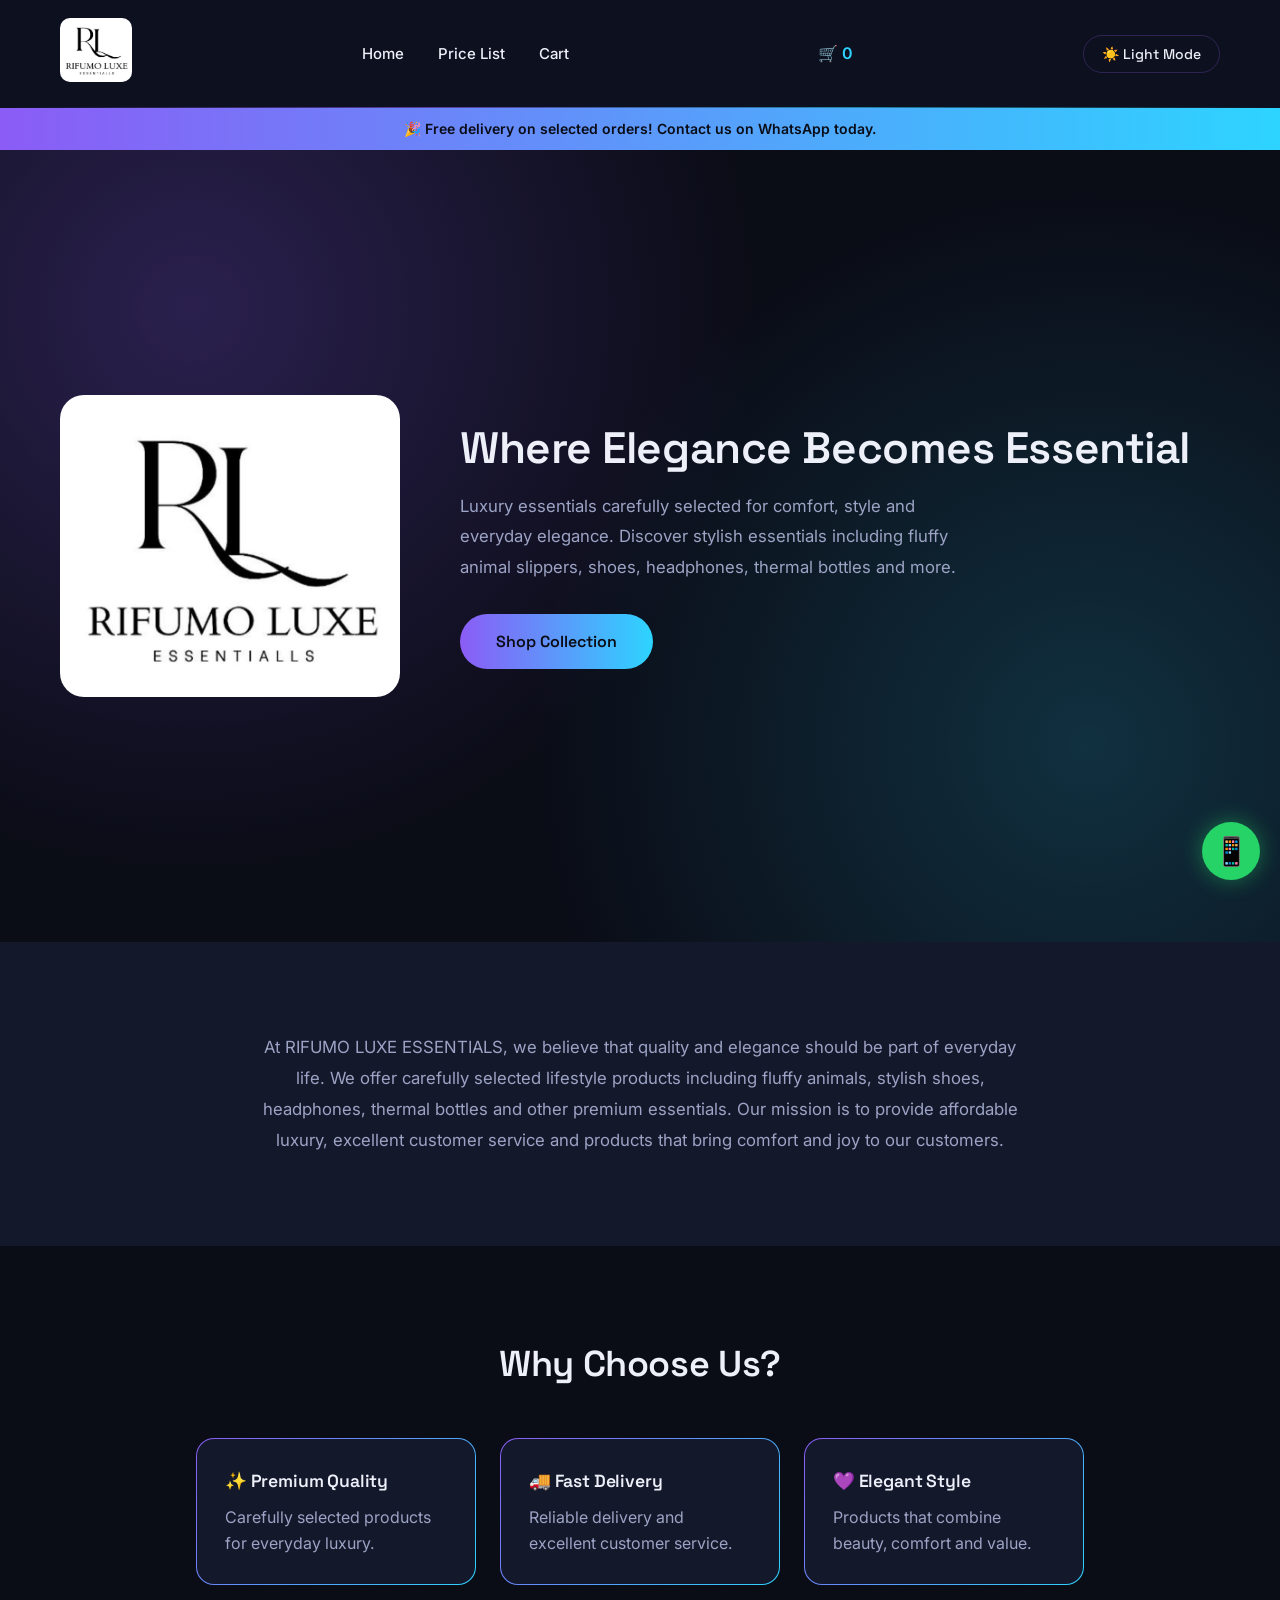
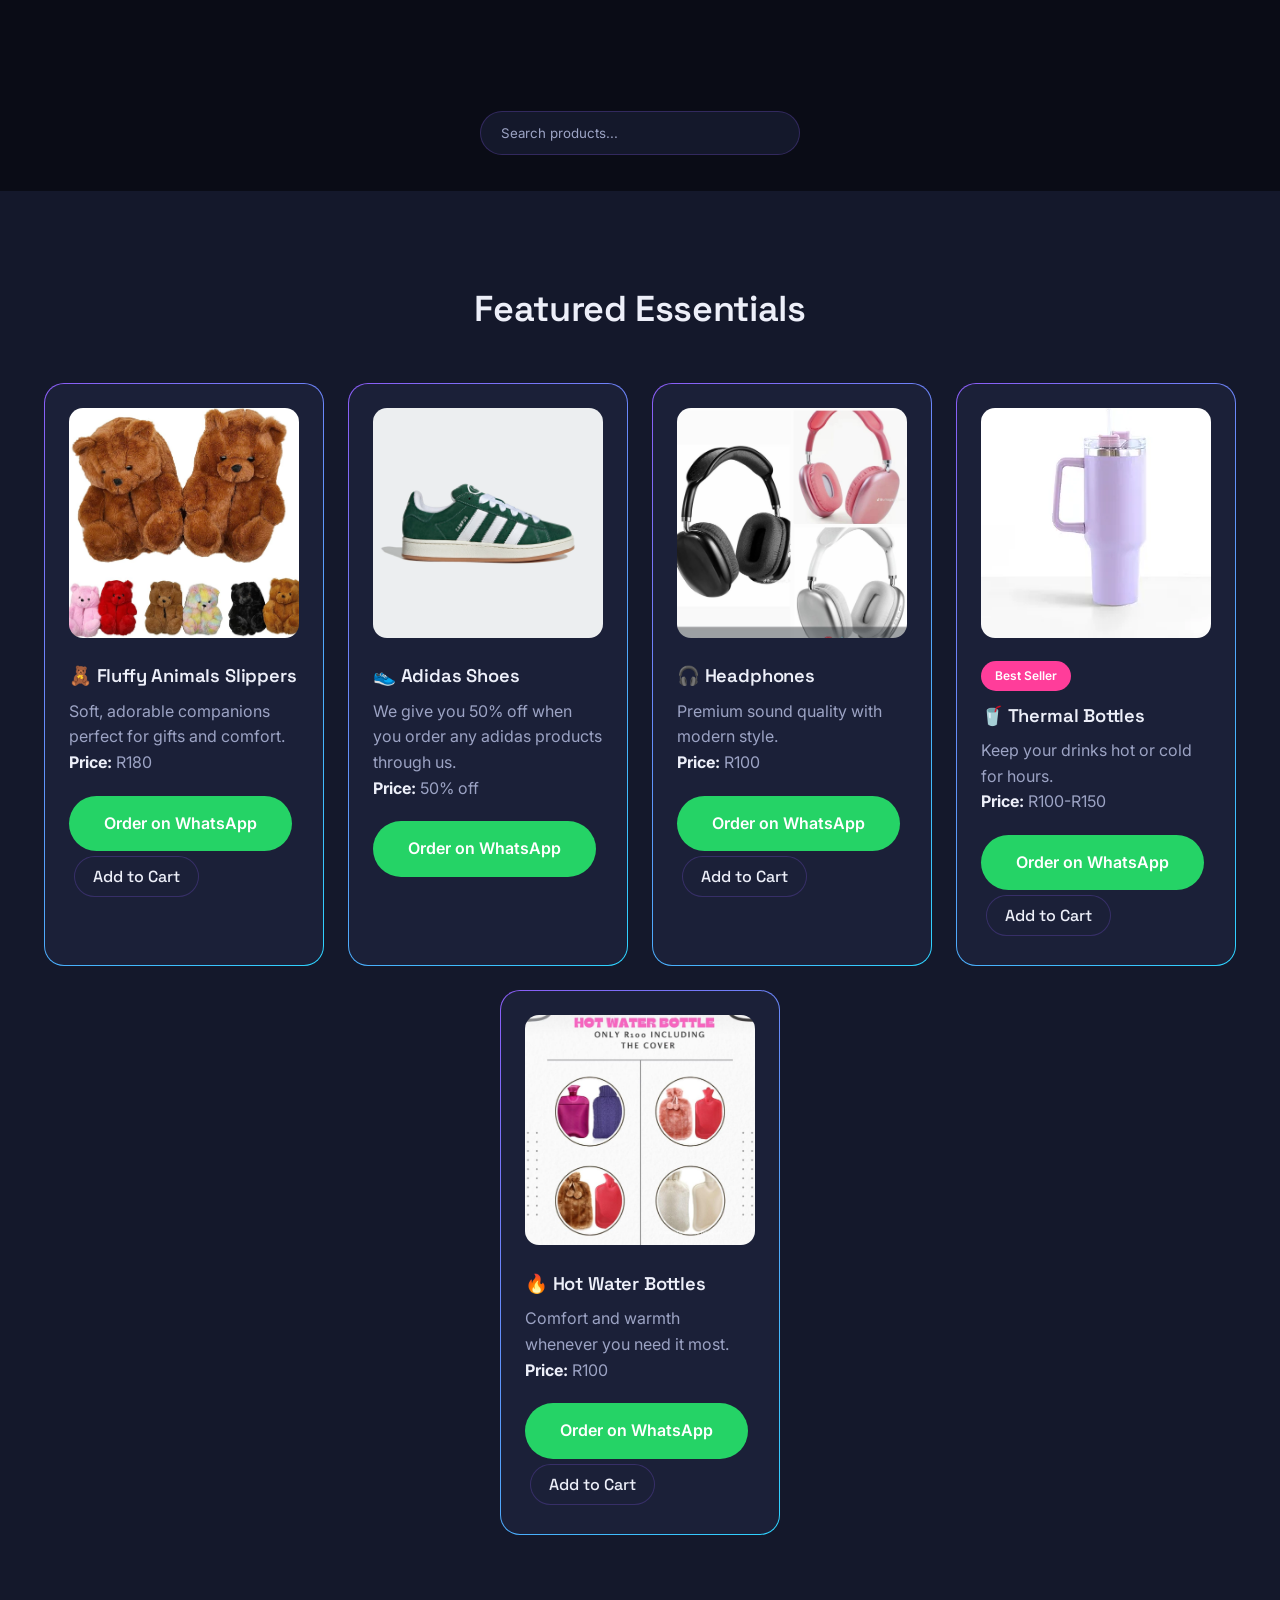
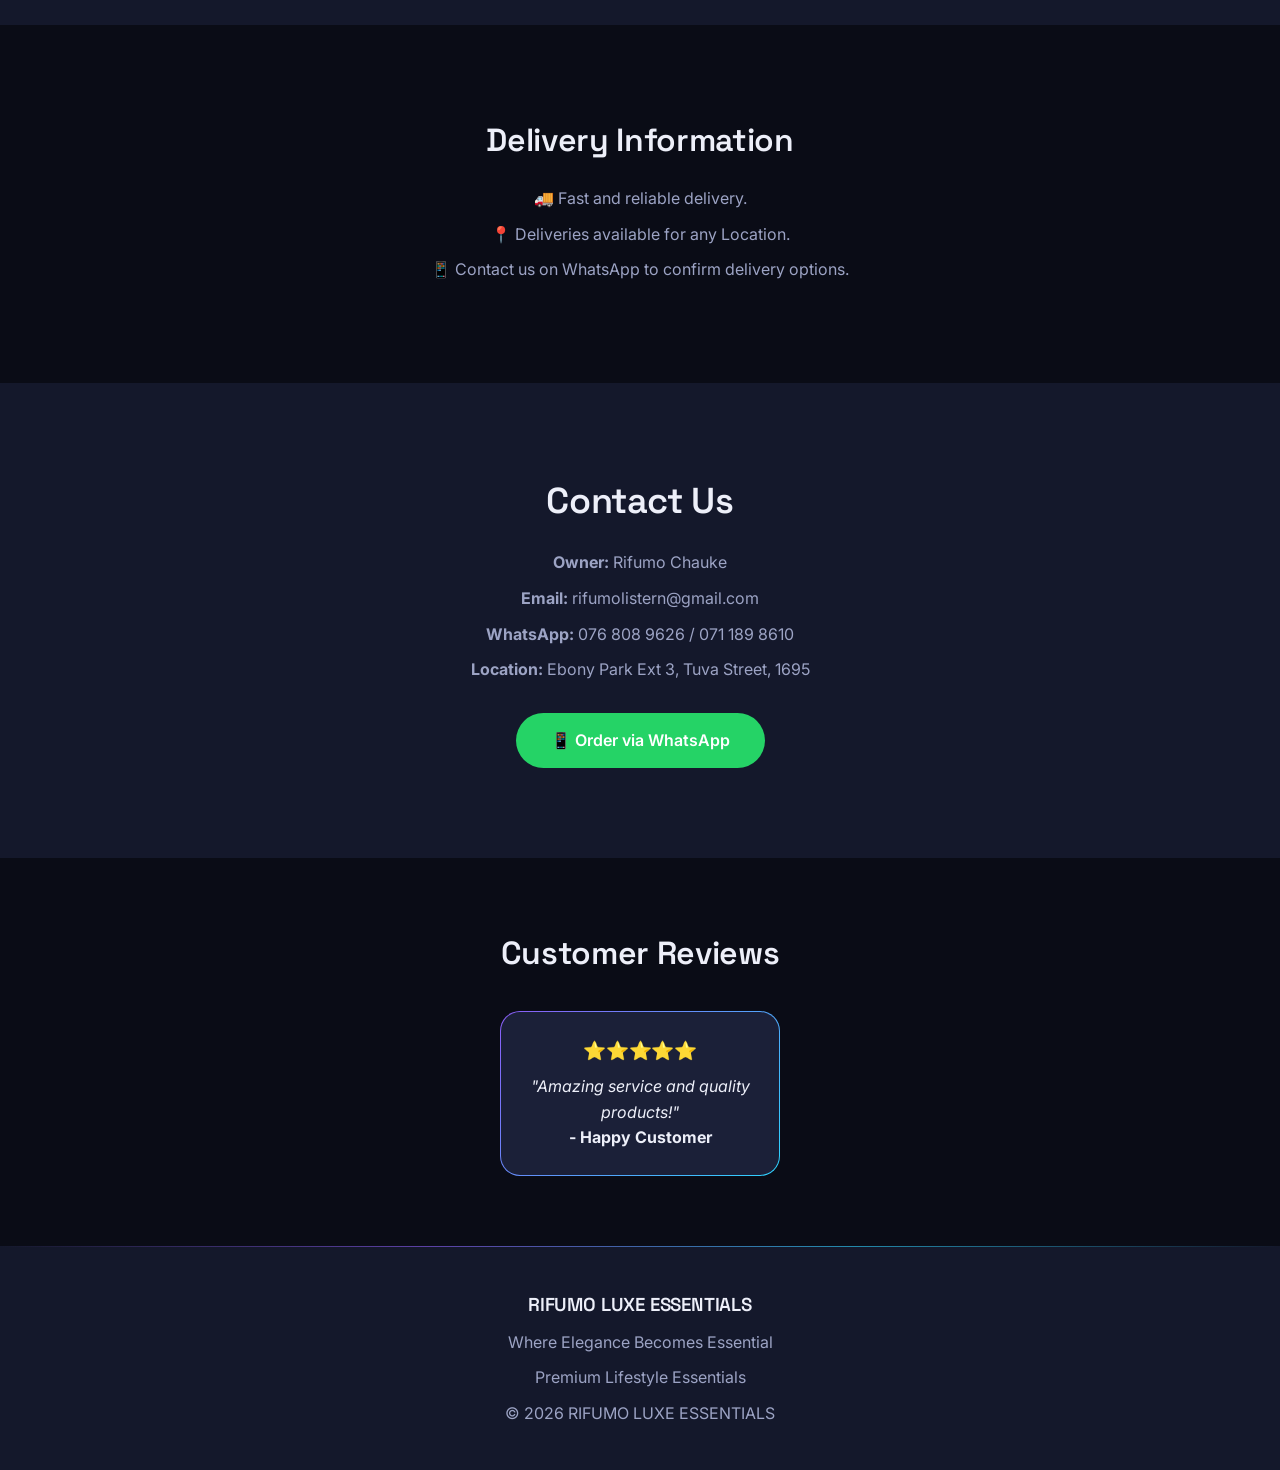
<file: index.html>
<!DOCTYPE html>
<html lang="en">
<head>
    <link href="https://fonts.googleapis.com/css2?family=Space+Grotesk:wght@400;500;600;700&family=Inter:wght@300;400;500;600;700&display=swap" rel="stylesheet">
    <meta charset="UTF-8">
    <meta name="viewport" content="width=device-width, initial-scale=1.0">
    <title>RIFUMO LUXE ESSENTIALS</title>
    <link rel="stylesheet" href="style.css">
    <link rel="manifest" href="manifest.json">
    <meta name="theme-color" content="#0A0C16">
</head>
<body>

    <!-- Navigation -->
    <nav>

        <div class="logo">
            <img src="logo.jpg.jpeg" alt="RIFUMO LUXE ESSENTIALS Logo">
        </div>

        <div class="menu-toggle" id="menu-toggle">
            ☰
        </div>

        <ul id="nav-links">
            <li><a href="index.html">Home</a></li>
            <li><a href="pricelist.html">Price List</a></li>
            <li><a href="cart.html">Cart</a></li>
        </ul>

        <div class="cart-icon">
            🛒 <span id="cart-count">0</span>
        </div>

        <button id="theme-toggle">☀️ Light Mode</button>

    </nav>

    <div class="offer-banner">
        🎉 Free delivery on selected orders! Contact us on WhatsApp today.
    </div>

    <!-- Hero -->
    <section class="hero">

        <div class="hero-content">

            <img src="logo.jpg.jpeg" alt="Logo" class="hero-logo">

            <div class="hero-text">

                <h2>Where Elegance Becomes Essential</h2>

                <p class="welcome-text">
                    Luxury essentials carefully selected for comfort, style and everyday elegance.
                    Discover stylish essentials including fluffy animal slippers, shoes, headphones,
                    thermal bottles and more.
                </p>

                <a href="pricelist.html" class="btn">Shop Collection</a>

            </div>

        </div>

    </section>

    <!-- About -->
    <section class="about">
        <p>
            At RIFUMO LUXE ESSENTIALS, we believe that quality and elegance should be part of
            everyday life. We offer carefully selected lifestyle products including fluffy animals,
            stylish shoes, headphones, thermal bottles and other premium essentials. Our mission is
            to provide affordable luxury, excellent customer service and products that bring comfort
            and joy to our customers.
        </p>
    </section>

    <!-- Why Choose Us -->
    <section class="why-us">

        <h2>Why Choose Us?</h2>

        <div class="why-grid">

            <div class="why-card">
                <h3>✨ Premium Quality</h3>
                <p>Carefully selected products for everyday luxury.</p>
            </div>

            <div class="why-card">
                <h3>🚚 Fast Delivery</h3>
                <p>Reliable delivery and excellent customer service.</p>
            </div>

            <div class="why-card">
                <h3>💜 Elegant Style</h3>
                <p>Products that combine beauty, comfort and value.</p>
            </div>

        </div>

    </section>

    <div class="search-box">
        <input type="text" id="searchInput" placeholder="Search products...">
    </div>

    <!-- Products -->
    <section class="products" id="products">

        <h2>Featured Essentials</h2>

        <div class="product-grid">

            <div class="card product-card">
                <img src="fluffy-animal.jpg.jpg" alt="Fluffy Animal Slippers">
                <h3>🧸 Fluffy Animals Slippers</h3>
                <p>Soft, adorable companions perfect for gifts and comfort.</p>
                <p><strong>Price:</strong> R180</p>
                <a href="https://wa.me/27662553806?text=Hello%20RIFUMO%20LUXE%20ESSENTIALS,%20I%20am%20interested%20in%20the%20Fluffy%20Animals%20Slippers." class="whatsapp-btn">
                    Order on WhatsApp
                </a>
                <button class="cart-btn" onclick="addToCart('Fluffy Animals Slippers')">
                    Add to Cart
                </button>
            </div>

            <div class="card product-card">
                <img src="shoes.jpg.jpg" alt="Adidas Shoes">
                <h3>👟 Adidas Shoes</h3>
                <p>We give you 50% off when you order any adidas products through us.</p>
                <p><strong>Price:</strong> 50% off</p>
                <a href="https://wa.me/27656790675?text=Hello%20RIFUMO%20LUXE%20ESSENTIALS,%20I%20am%20interested%20in%20the%20Shoes." class="whatsapp-btn">
                    Order on WhatsApp
                </a>
            </div>

            <div class="card product-card">
                <img src="headphones.jpg.jpg" alt="Headphones">
                <h3>🎧 Headphones</h3>
                <p>Premium sound quality with modern style.</p>
                <p><strong>Price:</strong> R100</p>
                <a href="https://wa.me/27711898610?text=Hello%20RIFUMO%20LUXE%20ESSENTIALS,%20I%20am%20interested%20in%20the%20Headphones." class="whatsapp-btn">
                    Order on WhatsApp
                </a>
                <button class="cart-btn" onclick="addToCart('Headphones')">
                    Add to Cart
                </button>
            </div>

            <div class="card product-card">
                <img src="thermal-bottle.jpg.webp" alt="Thermal Bottle">
                <span class="badge">Best Seller</span>
                <h3>🥤 Thermal Bottles</h3>
                <p>Keep your drinks hot or cold for hours.</p>
                <p><strong>Price:</strong> R100-R150</p>
                <a href="https://wa.me/27711898610?text=Hello%20RIFUMO%20LUXE%20ESSENTIALS,%20I%20am%20interested%20in%20the%20Thermal%20Bottle." class="whatsapp-btn">
                    Order on WhatsApp
                </a>
                <button class="cart-btn" onclick="addToCart('Thermal Bottles')">
                    Add to Cart
                </button>
            </div>

            <div class="card product-card">
                <img src="hot-water-bottle.jpg.jpg" alt="Hot Water Bottle">
                <h3>🔥 Hot Water Bottles</h3>
                <p>Comfort and warmth whenever you need it most.</p>
                <p><strong>Price:</strong> R100</p>
                <a href="https://wa.me/27768089626?text=Hello%20RIFUMO%20LUXE%20ESSENTIALS,%20I%20am%20interested%20in%20the%20Hot%20Water%20Bottle." class="whatsapp-btn">
                    Order on WhatsApp
                </a>
                <button class="cart-btn" onclick="addToCart('Hot Water Bottles')">
                    Add to Cart
                </button>
            </div>

        </div>

    </section>

    <!-- Delivery -->
    <section class="delivery">
        <h2>Delivery Information</h2>
        <p>🚚 Fast and reliable delivery.</p>
        <p>📍 Deliveries available for any Location.</p>
        <p>📱 Contact us on WhatsApp to confirm delivery options.</p>
    </section>

    <!-- Contact -->
    <section class="contact" id="contact">

        <h2>Contact Us</h2>

        <p><strong>Owner:</strong> Rifumo Chauke</p>

        <p><strong>Email:</strong> rifumolistern@gmail.com</p>

        <p><strong>WhatsApp:</strong> 076 808 9626 / 071 189 8610</p>

        <p><strong>Location:</strong> Ebony Park Ext 3, Tuva Street, 1695</p>

        <a href="https://wa.me/27768089626?text=Hello%20RIFUMO%20LUXE%20ESSENTIALS,%20I%20would%20like%20to%20place%20an%20order." class="whatsapp-btn">
            📱 Order via WhatsApp
        </a>

    </section>

    <!-- Reviews -->
    <section class="reviews">

        <h2>Customer Reviews</h2>

        <div class="card">
            <h3>⭐⭐⭐⭐⭐</h3>
            <p>"Amazing service and quality products!"</p>
            <strong>- Happy Customer</strong>
        </div>

    </section>

    <!-- Footer -->
    <footer>

        <h3>RIFUMO LUXE ESSENTIALS</h3>
        <p>Where Elegance Becomes Essential</p>
        <p>Premium Lifestyle Essentials</p>
        <p>&copy; 2026 RIFUMO LUXE ESSENTIALS</p>

    </footer>

    <a href="https://wa.me/27768089626" class="floating-whatsapp">
        📱
    </a>

    <script src="script.js"></script>
</body>
</html>
</file>
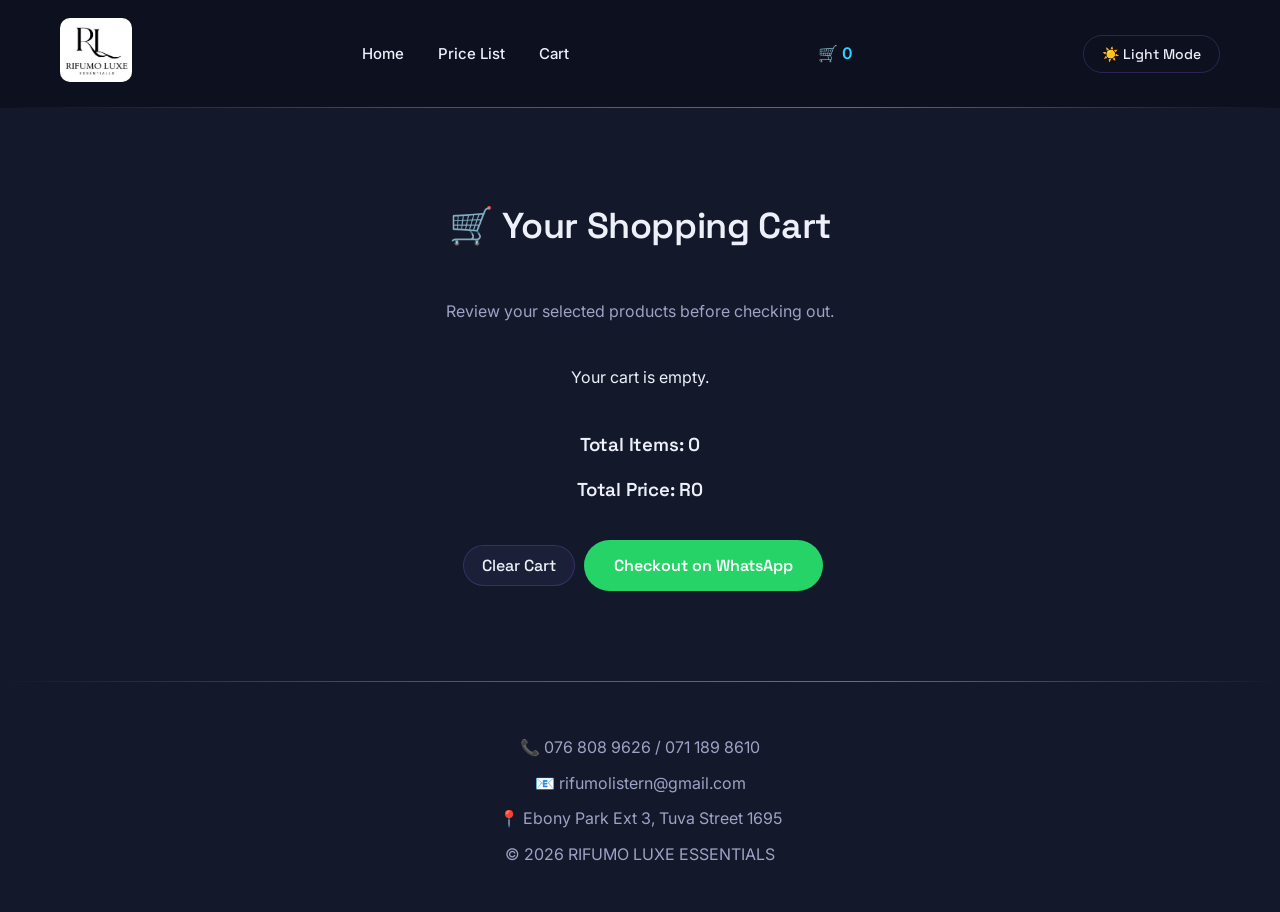
<file: cart.html>
<!DOCTYPE html>
<html lang="en">
<head>
    <link href="https://fonts.googleapis.com/css2?family=Space+Grotesk:wght@400;500;600;700&family=Inter:wght@300;400;500;600;700&display=swap" rel="stylesheet">
    <meta charset="UTF-8">
    <meta name="viewport" content="width=device-width, initial-scale=1.0">
    <title>Shopping Cart | RIFUMO LUXE ESSENTIALS</title>
    <link rel="stylesheet" href="style.css">
    <link rel="manifest" href="manifest.json">
    <meta name="theme-color" content="#0A0C16">
</head>
<body>

    <header>
        <nav>

            <div class="logo">
                <img src="logo.jpg.jpeg" alt="RIFUMO LUXE ESSENTIALS Logo">
            </div>

            <div class="menu-toggle" id="menu-toggle">
                ☰
            </div>

            <ul id="nav-links">
                <li><a href="index.html">Home</a></li>
                <li><a href="pricelist.html">Price List</a></li>
                <li><a href="cart.html">Cart</a></li>
            </ul>

            <div class="cart-icon">
                🛒 <span id="cart-count">0</span>
            </div>

            <button id="theme-toggle">☀️ Light Mode</button>

        </nav>
    </header>

    <section class="products">

        <h2>🛒 Your Shopping Cart</h2>

        <p class="price-intro">
            Review your selected products before checking out.
        </p>

        <div id="cart-items"></div>

        <h3 id="total-items">Total Items: 0</h3>
        <h3 id="total-price">Total Price: R0</h3>

        <button class="cart-btn" onclick="clearCart()">
            Clear Cart
        </button>

        <button class="checkout-btn" onclick="checkoutWhatsApp()">
            Checkout on WhatsApp
        </button>

    </section>

    <footer>
        <p>📞 076 808 9626 / 071 189 8610</p>
        <p>📧 rifumolistern@gmail.com</p>
        <p>📍 Ebony Park Ext 3, Tuva Street 1695</p>
        <p>&copy; 2026 RIFUMO LUXE ESSENTIALS</p>
    </footer>

    <script src="script.js"></script>

</body>
</html>
</file>
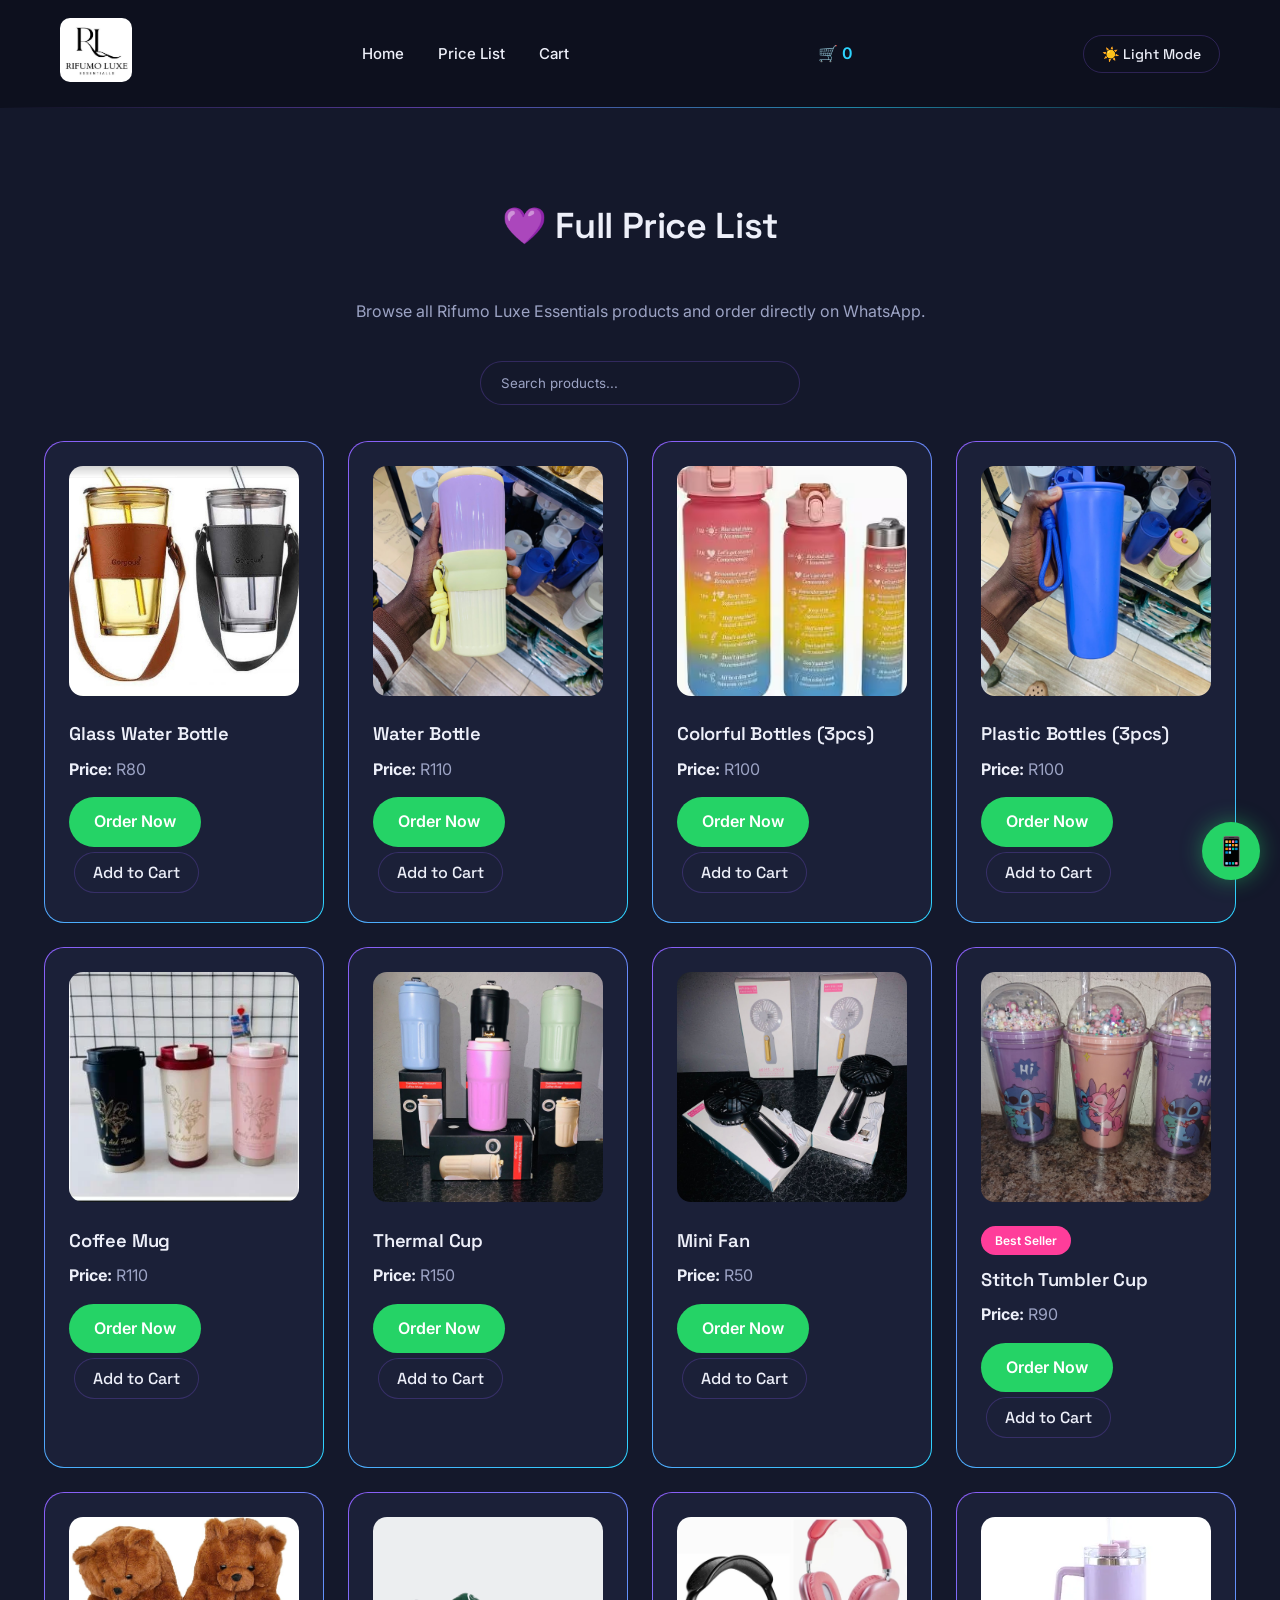
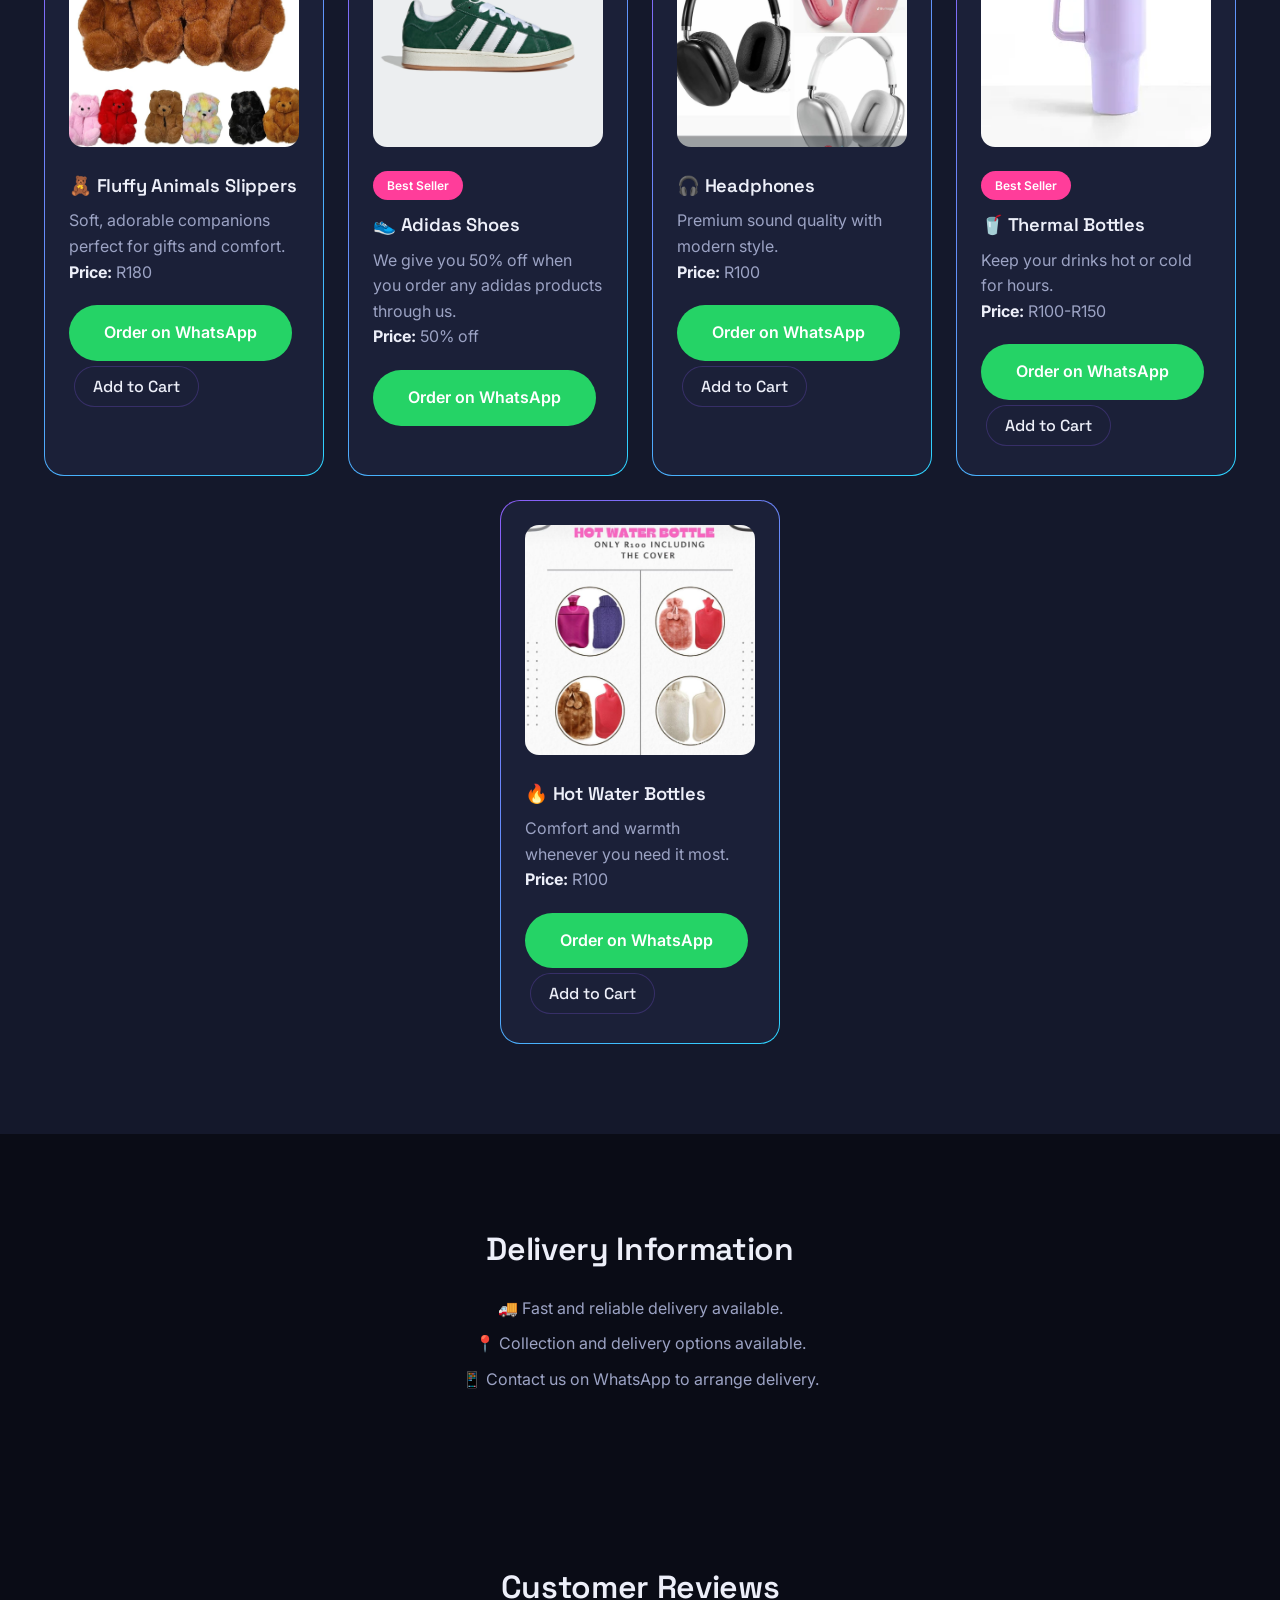
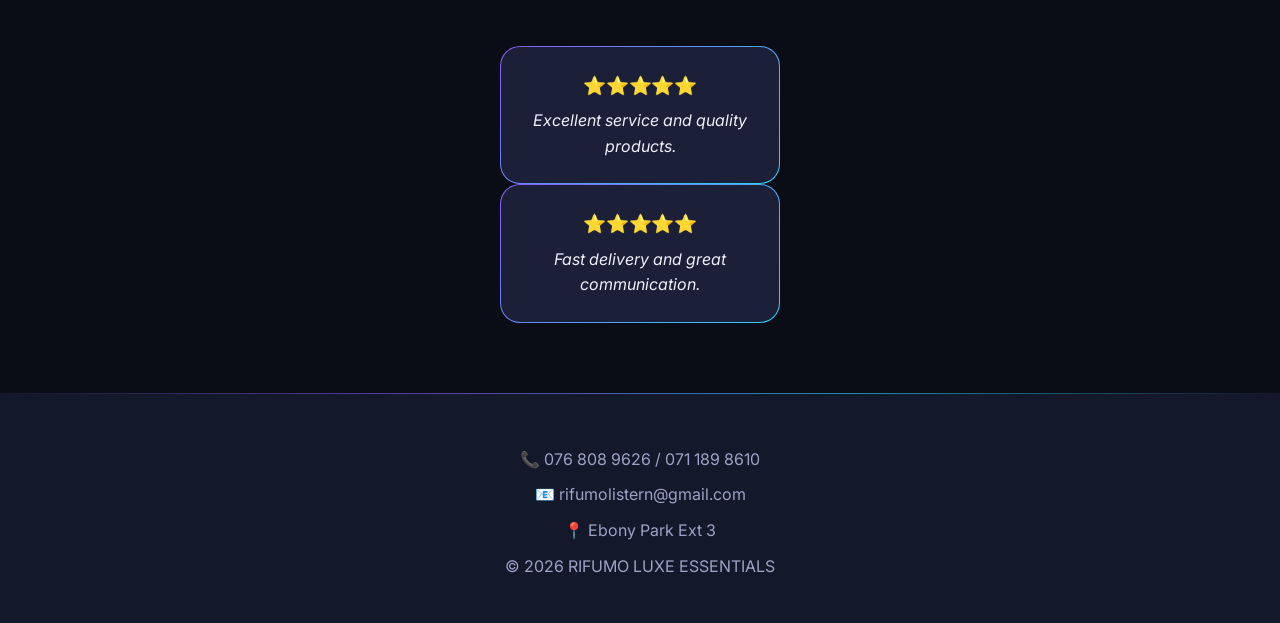
<file: pricelist.html>
<!DOCTYPE html>
<html lang="en">
<head>
    <link href="https://fonts.googleapis.com/css2?family=Space+Grotesk:wght@400;500;600;700&family=Inter:wght@300;400;500;600;700&display=swap" rel="stylesheet">
    <meta charset="UTF-8">
    <meta name="viewport" content="width=device-width, initial-scale=1.0">
    <title>Price List | RIFUMO LUXE ESSENTIALS</title>
    <link rel="stylesheet" href="style.css">
    <link rel="manifest" href="manifest.json">
    <meta name="theme-color" content="#0A0C16">
</head>
<body>

<header>
    <nav>

        <div class="logo">
            <img src="logo.jpg.jpeg" alt="RIFUMO LUXE ESSENTIALS Logo">
        </div>

        <div class="menu-toggle" id="menu-toggle">
            ☰
        </div>

        <ul id="nav-links">
            <li><a href="index.html">Home</a></li>
            <li><a href="pricelist.html">Price List</a></li>
            <li><a href="cart.html">Cart</a></li>
        </ul>

        <div class="cart-icon">
            🛒 <span id="cart-count">0</span>
        </div>

        <button id="theme-toggle">☀️ Light Mode</button>

    </nav>
</header>

<section class="products">

    <h2>💜 Full Price List</h2>

    <p class="price-intro">Browse all Rifumo Luxe Essentials products and order directly on WhatsApp.</p>

    <div class="search-box">
        <input type="text" id="searchInput" placeholder="Search products...">
    </div>

    <div class="product-grid">

        <!-- DRINKWARE -->

        <div class="card product-card">
            <img src="glassbottle.jpg.jpg" alt="Glass Bottle">
            <h3>Glass Water Bottle</h3>
            <p><strong>Price:</strong> R80</p>
            <a href="https://wa.me/27768089626?text=I%20want%20to%20order%20Glass%20Water%20Bottle"
            class="order-btn">Order Now</a>
            <button class="cart-btn" onclick="addToCart('Glass Water Bottle')">
                Add to Cart
            </button>
        </div>

        <div class="card product-card">
            <img src="waterbottle.jpg.jpg" alt="Water Bottle">
            <h3>Water Bottle</h3>
            <p><strong>Price:</strong> R110</p>
            <a href="https://wa.me/27768089626?text=I%20want%20to%20order%20Water%20Bottle"
            class="order-btn">Order Now</a>
            <button class="cart-btn" onclick="addToCart('Water Bottle')">
                Add to Cart
            </button>
        </div>

        <div class="card product-card">
            <img src="colorfulbottles.jpg" alt="Color Bottles">
            <h3>Colorful Bottles (3pcs)</h3>
            <p><strong>Price:</strong> R100</p>
            <a href="https://wa.me/27768089626?text=I%20want%20to%20order%20Colorful%20Bottles"
            class="order-btn">Order Now</a>
            <button class="cart-btn" onclick="addToCart('Colorful Bottles (3pcs)')">
                Add to Cart
            </button>
        </div>

        <div class="card product-card">
            <img src="plasticbottles.jpg.jpg" alt="Plastic Bottles">
            <h3>Plastic Bottles (3pcs)</h3>
            <p><strong>Price:</strong> R100</p>
            <a href="https://wa.me/27768089626?text=I%20want%20to%20order%20Plastic%20Bottles"
            class="order-btn">Order Now</a>
            <button class="cart-btn" onclick="addToCart('Plastic Bottles (3pcs)')">
                Add to Cart
            </button>
        </div>

        <!-- DRINKWARE EXTRA -->
        <div class="card product-card">
            <img src="coffeemug.webp" alt="Coffee Mug">
            <h3>Coffee Mug</h3>
            <p><strong>Price:</strong> R110</p>
            <a href="https://wa.me/27768089626?text=I%20want%20to%20order%20Coffee%20Mug"
            class="order-btn">Order Now</a>
            <button class="cart-btn" onclick="addToCart('Coffee Mug')">
                Add to Cart
            </button>
        </div>

        <div class="card product-card">
            <img src="thermalcup.jpg.jpg" alt="Thermal Cup">
            <h3>Thermal Cup</h3>
            <p><strong>Price:</strong> R150</p>
            <a href="https://wa.me/27768089626?text=I%20want%20to%20order%20Thermal%20Cup"
            class="order-btn">Order Now</a>
            <button class="cart-btn" onclick="addToCart('Thermal Cup')">
                Add to Cart
            </button>
        </div>

        <!-- LIFESTYLE -->
        <div class="card product-card">
            <img src="minifan.jpg.jpg" alt="Mini Fan">
            <h3>Mini Fan</h3>
            <p><strong>Price:</strong> R50</p>
            <a href="https://wa.me/27768089626?text=I%20want%20to%20order%20Mini%20Fan"
            class="order-btn">Order Now</a>
            <button class="cart-btn" onclick="addToCart('Mini Fan')">
                Add to Cart
            </button>
        </div>

        <div class="card product-card">
            <img src="stitchcup.jpg.jpg" alt="Stitch Cup">
            <span class="badge">Best Seller</span>
            <h3>Stitch Tumbler Cup</h3>
            <p><strong>Price:</strong> R90</p>
            <a href="https://wa.me/27662553806?text=I%20want%20to%20order%20Stitch%20Cup"
            class="order-btn">Order Now</a>
            <button class="cart-btn" onclick="addToCart('Stitch Tumbler Cup')">
                Add to Cart
            </button>
        </div>

        <div class="card product-card">
            <img src="fluffy-animal.jpg.jpg" alt="Fluffy Animal Slippers">
            <h3>🧸 Fluffy Animals Slippers</h3>
            <p>Soft, adorable companions perfect for gifts and comfort.</p>
            <p><strong>Price:</strong> R180</p>
            <a href="https://wa.me/27662553806?text=Hello%20RIFUMO%20LUXE%20ESSENTIALS,%20I%20am%20interested%20in%20the%20Fluffy%20Animals." class="whatsapp-btn">
                Order on WhatsApp
            </a>
            <button class="cart-btn" onclick="addToCart('Fluffy Animals Slippers')">
                Add to Cart
            </button>
        </div>

        <div class="card product-card">
            <img src="shoes.jpg.jpg" alt="Adidas Shoes">
            <span class="badge">Best Seller</span>
            <h3>👟 Adidas Shoes</h3>
            <p>We give you 50% off when you order any adidas products through us.</p>
            <p><strong>Price:</strong> 50% off</p>
            <a href="https://wa.me/27656790675?text=Hello%20RIFUMO%20LUXE%20ESSENTIALS,%20I%20am%20interested%20in%20the%20Shoes." class="whatsapp-btn">
                Order on WhatsApp
            </a>
        </div>

        <div class="card product-card">
            <img src="headphones.jpg.jpg" alt="Headphones">
            <h3>🎧 Headphones</h3>
            <p>Premium sound quality with modern style.</p>
            <p><strong>Price:</strong> R100</p>
            <a href="https://wa.me/27711898610?text=Hello%20RIFUMO%20LUXE%20ESSENTIALS,%20I%20am%20interested%20in%20the%20Headphones." class="whatsapp-btn">
                Order on WhatsApp
            </a>
            <button class="cart-btn" onclick="addToCart('Headphones')">
                Add to Cart
            </button>
        </div>

        <div class="card product-card">
            <img src="thermal-bottle.jpg.webp" alt="Thermal Bottle">
            <span class="badge">Best Seller</span>
            <h3>🥤 Thermal Bottles</h3>
            <p>Keep your drinks hot or cold for hours.</p>
            <p><strong>Price:</strong> R100-R150</p>
            <a href="https://wa.me/27711898610?text=Hello%20RIFUMO%20LUXE%20ESSENTIALS,%20I%20am%20interested%20in%20the%20Thermal%20Bottle." class="whatsapp-btn">
                Order on WhatsApp
            </a>
            <button class="cart-btn" onclick="addToCart('Thermal Bottles')">
                Add to Cart
            </button>
        </div>

        <div class="card product-card">
            <img src="hot-water-bottle.jpg.jpg" alt="Hot Water Bottle">
            <h3>🔥 Hot Water Bottles</h3>
            <p>Comfort and warmth whenever you need it most.</p>
            <p><strong>Price:</strong> R100</p>
            <a href="https://wa.me/27768089626?text=Hello%20RIFUMO%20LUXE%20ESSENTIALS,%20I%20am%20interested%20in%20the%20Hot%20Water%20Bottle." class="whatsapp-btn">
                Order on WhatsApp
            </a>
            <button class="cart-btn" onclick="addToCart('Hot Water Bottles')">
                Add to Cart
            </button>
        </div>
    </div>

</section>

<section class="delivery">
    <h2>Delivery Information</h2>
    <p>🚚 Fast and reliable delivery available.</p>
    <p>📍 Collection and delivery options available.</p>
    <p>📱 Contact us on WhatsApp to arrange delivery.</p>
</section>

<section class="reviews">

    <h2>Customer Reviews</h2>

    <div class="card">
        <h3>⭐⭐⭐⭐⭐</h3>
        <p>Excellent service and quality products.</p>
    </div>

    <div class="card">
        <h3>⭐⭐⭐⭐⭐</h3>
        <p>Fast delivery and great communication.</p>
    </div>

</section>

<footer>
    <p>📞 076 808 9626 / 071 189 8610</p>
    <p>📧 rifumolistern@gmail.com</p>
    <p>📍 Ebony Park Ext 3</p>
    <p>&copy; 2026 RIFUMO LUXE ESSENTIALS</p>
</footer>

<a href="https://wa.me/27768089626" class="floating-whatsapp">
    📱
</a>

<script src="script.js"></script>
</body>
</html>
</file>
<file: style.css>
*{
    margin:0;
    padding:0;
    box-sizing:border-box;
}

:root{
    /* Core palette */
    --void:#0A0C16;
    --void-soft:#0F1220;
    --panel:#14182B;
    --panel-soft:#1B2038;

    --violet:#8B5CF6;
    --violet-soft:#A78BFA;
    --cyan:#2DD4FF;
    --magenta:#FF3D9A;
    --whatsapp:#25D366;

    --ink:#EDEFF9;
    --mist:#9CA3C4;
    --line:rgba(139,92,246,0.25);

    --font-display:'Space Grotesk', sans-serif;
    --font-body:'Inter', sans-serif;
}

html{
    scroll-behavior:smooth;
}

body{
    font-family:var(--font-body);
    background:var(--void);
    color:var(--ink);
    line-height:1.6;
}

h1,h2,h3{
    font-family:var(--font-display);
    font-weight:600;
    letter-spacing:-0.01em;
}

/* Visible keyboard focus everywhere */
a:focus-visible,
button:focus-visible,
input:focus-visible{
    outline:2px solid var(--cyan);
    outline-offset:3px;
}

/* ===========================
   NAVIGATION
=========================== */

nav{
    display:flex;
    justify-content:space-between;
    align-items:center;
    padding:18px 60px;
    background:rgba(15,18,32,0.85);
    backdrop-filter:blur(14px);
    position:sticky;
    top:0;
    z-index:1000;
}

nav::after{
    content:"";
    position:absolute;
    left:0;
    right:0;
    bottom:0;
    height:1px;
    background:linear-gradient(90deg, transparent, var(--violet), var(--cyan), transparent);
    opacity:0.6;
}

.logo img{
    height:64px;
    width:auto;
    border-radius:10px;
}

#nav-links{
    display:flex;
    align-items:center;
    list-style:none;
    gap:34px;
}

#nav-links li{
    list-style:none;
}

#nav-links a{
    text-decoration:none;
    color:var(--ink);
    font-weight:500;
    font-size:15px;
    position:relative;
    transition:color 0.25s ease;
}

#nav-links a::after{
    content:"";
    position:absolute;
    left:0;
    bottom:-6px;
    width:0;
    height:2px;
    background:linear-gradient(90deg, var(--violet), var(--cyan));
    transition:width 0.25s ease;
}

#nav-links a:hover{
    color:var(--cyan);
}

#nav-links a:hover::after{
    width:100%;
}

.cart-icon{
    font-size:16px;
    font-weight:600;
    color:var(--cyan);
    margin-left:20px;
}

#theme-toggle{
    background:transparent;
    color:var(--ink);
    border:1px solid var(--line);
    padding:9px 18px;
    border-radius:25px;
    cursor:pointer;
    font-weight:500;
    font-size:14px;
    transition:0.25s ease;
}

#theme-toggle:hover{
    border-color:var(--cyan);
    color:var(--cyan);
    box-shadow:0 0 18px rgba(45,212,255,0.25);
}

.menu-toggle{
    display:none;
    font-size:28px;
    cursor:pointer;
    color:var(--ink);
}

.offer-banner{
    text-align:center;
    background:linear-gradient(90deg, var(--violet), var(--cyan));
    color:#0A0C16;
    padding:10px;
    font-weight:600;
    font-size:14px;
}

/* ===========================
   LIGHT MODE (toggle override)
=========================== */

.light-mode,
.light-mode body{
    background:#F5F3FF;
    color:#221F2E;
}

.light-mode nav{
    background:rgba(255,255,255,0.85);
}

.light-mode #nav-links a{
    color:#221F2E;
}

.light-mode .menu-toggle{
    color:#221F2E;
}

.light-mode .hero,
.light-mode .why-us,
.light-mode .delivery,
.light-mode .reviews{
    background:#F5F3FF;
}

.light-mode .about,
.light-mode .products,
.light-mode .contact{
    background:#EFEAFB;
}

.light-mode .card,
.light-mode .why-card{
    background:#FFFFFF;
}

.light-mode h2,
.light-mode h3{
    color:#4C1D95;
}

.light-mode p{
    color:#5B5570;
}

.light-mode .price-intro{
    color:#5B5570;
}

.light-mode #theme-toggle{
    color:#221F2E;
    border-color:rgba(76,29,149,0.3);
}

.light-mode .search-box input,
.light-mode input{
    background:#fff;
    color:#221F2E;
}

/* ===========================
   HERO
=========================== */

.hero{
    min-height:88vh;
    display:flex;
    align-items:center;
    padding:60px;
    position:relative;
    overflow:hidden;
    background:
        radial-gradient(circle at 15% 20%, rgba(139,92,246,0.25), transparent 45%),
        radial-gradient(circle at 85% 75%, rgba(45,212,255,0.18), transparent 45%),
        var(--void);
}

.hero-content{
    display:flex;
    align-items:center;
    justify-content:space-between;
    gap:60px;
    max-width:1200px;
    margin:0 auto;
    width:100%;
}

.hero-logo{
    width:340px;
    max-width:40%;
    border-radius:24px;
    animation:rise 0.8s ease-out both;
}

.hero-text{
    flex:1;
    text-align:left;
    animation:rise 0.8s ease-out 0.15s both;
}

.hero h2{
    font-size:2.75rem;
    line-height:1.15;
    color:var(--ink);
    margin-bottom:18px;
}

.hero p{
    font-size:1.05rem;
    color:var(--mist);
    margin-bottom:32px;
}

.welcome-text{
    max-width:520px;
    line-height:1.8;
}

@keyframes rise{
    from{ opacity:0; transform:translateY(18px); }
    to{ opacity:1; transform:translateY(0); }
}

@media (prefers-reduced-motion: reduce){
    .hero-logo, .hero-text{
        animation:none;
    }
    *{
        transition-duration:0.01ms !important;
    }
}

/* ===========================
   BUTTONS
=========================== */

button{
    background:linear-gradient(90deg, var(--violet), var(--cyan));
    color:#0A0C16;
    border:none;
    padding:14px 32px;
    border-radius:50px;
    font-size:16px;
    font-weight:600;
    cursor:pointer;
    transition:0.25s ease;
    font-family:var(--font-display);
}

button:hover{
    box-shadow:0 0 24px rgba(139,92,246,0.45);
    transform:translateY(-2px);
}

.order-btn{
    display:inline-block;
    margin-top:15px;
    background:var(--whatsapp);
    color:white;
    text-decoration:none;
    padding:12px 25px;
    border-radius:30px;
    font-weight:600;
    transition:0.25s ease;
}

.order-btn:hover{
    box-shadow:0 0 18px rgba(37,211,102,0.4);
    transform:translateY(-2px);
}

.btn{
    display:inline-block;
    background:linear-gradient(90deg, var(--violet), var(--cyan));
    color:#0A0C16;
    text-decoration:none;
    padding:15px 36px;
    border-radius:30px;
    font-size:16px;
    font-weight:600;
    font-family:var(--font-display);
    transition:0.25s ease;
}

.btn:hover{
    box-shadow:0 0 24px rgba(139,92,246,0.45);
    transform:translateY(-2px);
}

.cart-btn{
    background:var(--panel-soft);
    color:var(--ink);
    border:1px solid var(--line);
    padding:9px 18px;
    border-radius:25px;
    cursor:pointer;
    font-weight:500;
    margin:5px;
    transition:0.25s ease;
}

.cart-btn:hover{
    border-color:var(--cyan);
    color:var(--cyan);
}

.checkout-btn{
    background:var(--whatsapp);
    color:white;
    border:none;
    padding:15px 30px;
    border-radius:30px;
    font-size:16px;
    font-weight:600;
    cursor:pointer;
    margin-top:20px;
    transition:0.25s ease;
}

.checkout-btn:hover{
    box-shadow:0 0 18px rgba(37,211,102,0.4);
    transform:translateY(-2px);
}

/* ===========================
   ABOUT US
=========================== */

.about{
    padding:90px 20px;
    text-align:center;
    background:var(--panel);
}

.about p{
    max-width:760px;
    margin:auto;
    font-size:1.05rem;
    line-height:1.85;
    color:var(--mist);
}

/* ===========================
   WHY CHOOSE US
=========================== */

.why-us{
    padding:90px 20px;
    text-align:center;
    background:var(--void);
}

.why-us h2{
    color:var(--ink);
    font-size:2.25rem;
    margin-bottom:44px;
}

.why-grid{
    display:flex;
    flex-wrap:wrap;
    justify-content:center;
    gap:24px;
}

.why-card{
    width:280px;
    padding:28px;
    border-radius:18px;
    text-align:left;
    background:
        linear-gradient(var(--panel), var(--panel)) padding-box,
        linear-gradient(135deg, var(--violet), var(--cyan)) border-box;
    border:1px solid transparent;
    transition:0.3s ease;
}

.why-card:hover{
    transform:translateY(-8px);
    box-shadow:0 12px 30px rgba(139,92,246,0.2);
}

.why-card h3{
    color:var(--ink);
    margin-bottom:10px;
    font-size:1.1rem;
}

.why-card p{
    color:var(--mist);
}

/* ===========================
   SEARCH
=========================== */

.search-box{
    text-align:center;
    margin:36px 0;
}

.search-box input{
    width:320px;
    max-width:90%;
    padding:13px 20px;
    background:var(--panel);
    border:1px solid var(--line);
    border-radius:30px;
    color:var(--ink);
    font-family:var(--font-body);
}

.search-box input::placeholder{
    color:var(--mist);
}

.search-box input:focus{
    outline:none;
    border-color:var(--cyan);
    box-shadow:0 0 16px rgba(45,212,255,0.2);
}

/* ===========================
   PRODUCTS
=========================== */

.products{
    padding:90px 20px;
    text-align:center;
    background:var(--panel);
}

.products h2{
    color:var(--ink);
    font-size:2.25rem;
    margin-bottom:44px;
}

.price-intro{
    color:var(--mist);
    max-width:600px;
    margin:0 auto 30px;
}

.product-grid{
    display:flex;
    flex-wrap:wrap;
    justify-content:center;
    gap:24px;
}

.card{
    width:280px;
    padding:24px;
    border-radius:20px;
    overflow:hidden;
    text-align:left;
    background:
        linear-gradient(var(--panel-soft), var(--panel-soft)) padding-box,
        linear-gradient(135deg, var(--violet), var(--cyan)) border-box;
    border:1px solid transparent;
    transition:transform 0.3s ease, box-shadow 0.3s ease;
}

.card:hover{
    transform:translateY(-10px);
    box-shadow:0 16px 36px rgba(45,212,255,0.2);
}

.card img{
    width:100%;
    height:230px;
    object-fit:cover;
    border-radius:14px;
    margin-bottom:16px;
}

.card h3{
    color:var(--ink);
    margin-bottom:8px;
    font-size:1.15rem;
}

.card p{
    color:var(--mist);
}

.card p strong{
    color:var(--ink);
}

.badge{
    display:inline-block;
    background:var(--magenta);
    color:white;
    padding:5px 14px;
    border-radius:20px;
    font-size:12px;
    font-weight:600;
    margin-bottom:10px;
}

/* ===========================
   DELIVERY / CONTACT
=========================== */

.delivery{
    padding:90px 20px;
    text-align:center;
    background:var(--void);
}

.delivery h2{
    color:var(--ink);
    margin-bottom:20px;
    font-size:2rem;
}

.delivery p{
    color:var(--mist);
    margin-bottom:10px;
}

.contact{
    padding:90px 20px;
    text-align:center;
    background:var(--panel);
}

.contact h2{
    color:var(--ink);
    font-size:2.25rem;
    margin-bottom:20px;
}

.contact p{
    color:var(--mist);
    margin-bottom:10px;
}

.whatsapp-btn{
    display:inline-block;
    margin-top:20px;
    background:var(--whatsapp);
    color:white;
    text-decoration:none;
    padding:15px 35px;
    border-radius:50px;
    font-weight:600;
    transition:0.25s ease;
}

.whatsapp-btn:hover{
    box-shadow:0 0 20px rgba(37,211,102,0.4);
    transform:translateY(-2px);
}

.floating-whatsapp{
    position:fixed;
    bottom:20px;
    right:20px;
    background:var(--whatsapp);
    color:white;
    width:58px;
    height:58px;
    border-radius:50%;
    display:flex;
    justify-content:center;
    align-items:center;
    text-decoration:none;
    font-size:28px;
    box-shadow:0 0 22px rgba(37,211,102,0.45);
    z-index:900;
}

/* ===========================
   REVIEWS
=========================== */

.reviews{
    padding:70px 20px;
    text-align:center;
    background:var(--void);
}

.reviews h2{
    color:var(--ink);
    margin-bottom:32px;
    font-size:2rem;
}

.reviews .card{
    max-width:400px;
    margin:0 auto;
    text-align:center;
}

.reviews .card p{
    color:var(--ink);
    font-style:italic;
}

/* ===========================
   CART PAGE
=========================== */

#cart-items{
    display:flex;
    flex-wrap:wrap;
    justify-content:center;
    gap:28px;
    margin:40px 0;
}

#cart-items .card{
    width:280px;
    text-align:center;
}

#cart-items .card img{
    width:100%;
    height:210px;
    object-fit:cover;
    border-radius:14px;
    margin-bottom:15px;
}

#total-items,
#total-price{
    text-align:center;
    margin:15px 0;
    color:var(--ink);
    font-family:var(--font-display);
}

/* ===========================
   FOOTER
=========================== */

footer{
    background:var(--panel);
    color:var(--ink);
    text-align:center;
    padding:44px 20px;
    position:relative;
}

footer::before{
    content:"";
    position:absolute;
    top:0;
    left:0;
    right:0;
    height:1px;
    background:linear-gradient(90deg, transparent, var(--violet), var(--cyan), transparent);
    opacity:0.6;
}

footer h3{
    color:var(--ink);
}

footer p{
    margin-top:10px;
    color:var(--mist);
}

/* ===========================
   MOBILE
=========================== */

@media(max-width:768px){

    nav{
        flex-direction:column;
        flex-wrap:wrap;
        gap:15px;
        padding:20px;
    }

    nav ul{
        flex-wrap:wrap;
        justify-content:center;
    }

    .menu-toggle{
        display:block;
    }

    #nav-links{
        display:none;
        flex-direction:column;
        width:100%;
        margin-top:20px;
        background:var(--panel);
        border-radius:10px;
        padding:20px 0;
    }

    #nav-links.active{
        display:flex;
    }

    #nav-links li{
        margin:10px 0;
    }

    .cart-icon{
        margin-top:15px;
    }

    .hero{
        padding:40px 24px;
        min-height:auto;
    }

    .hero-content{
        flex-direction:column;
        text-align:center;
        gap:32px;
    }

    .hero-logo{
        width:220px;
        max-width:70%;
    }

    .hero-text{
        text-align:center;
    }

    .welcome-text{
        max-width:none;
        margin:0 auto 28px;
    }

    .hero h2{
        font-size:1.9rem;
    }

    .card,
    .why-card{
        width:100%;
        max-width:350px;
    }
}
</file>
